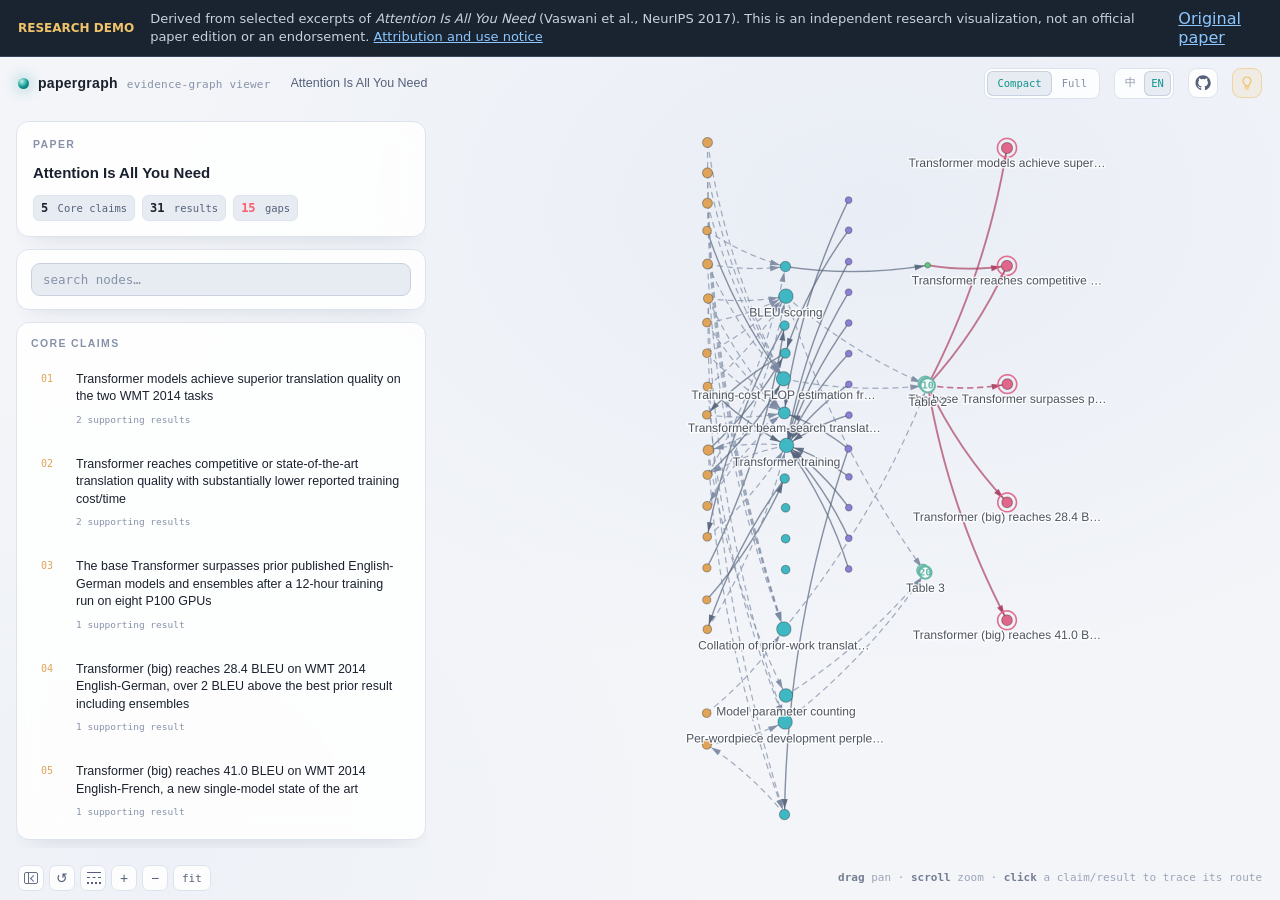
<file: docs/index.html>
<!doctype html>
<html lang="en">
<head>
  <meta charset="utf-8">
  <meta http-equiv="refresh" content="0; url=demo/attention-is-all-you-need/">
  <meta name="viewport" content="width=device-width, initial-scale=1">
  <title>PaperGraph demo</title>
</head>
<body>
  <p>Opening the <a href="demo/attention-is-all-you-need/">PaperGraph research demo</a>.</p>
</body>
</html>
</file>
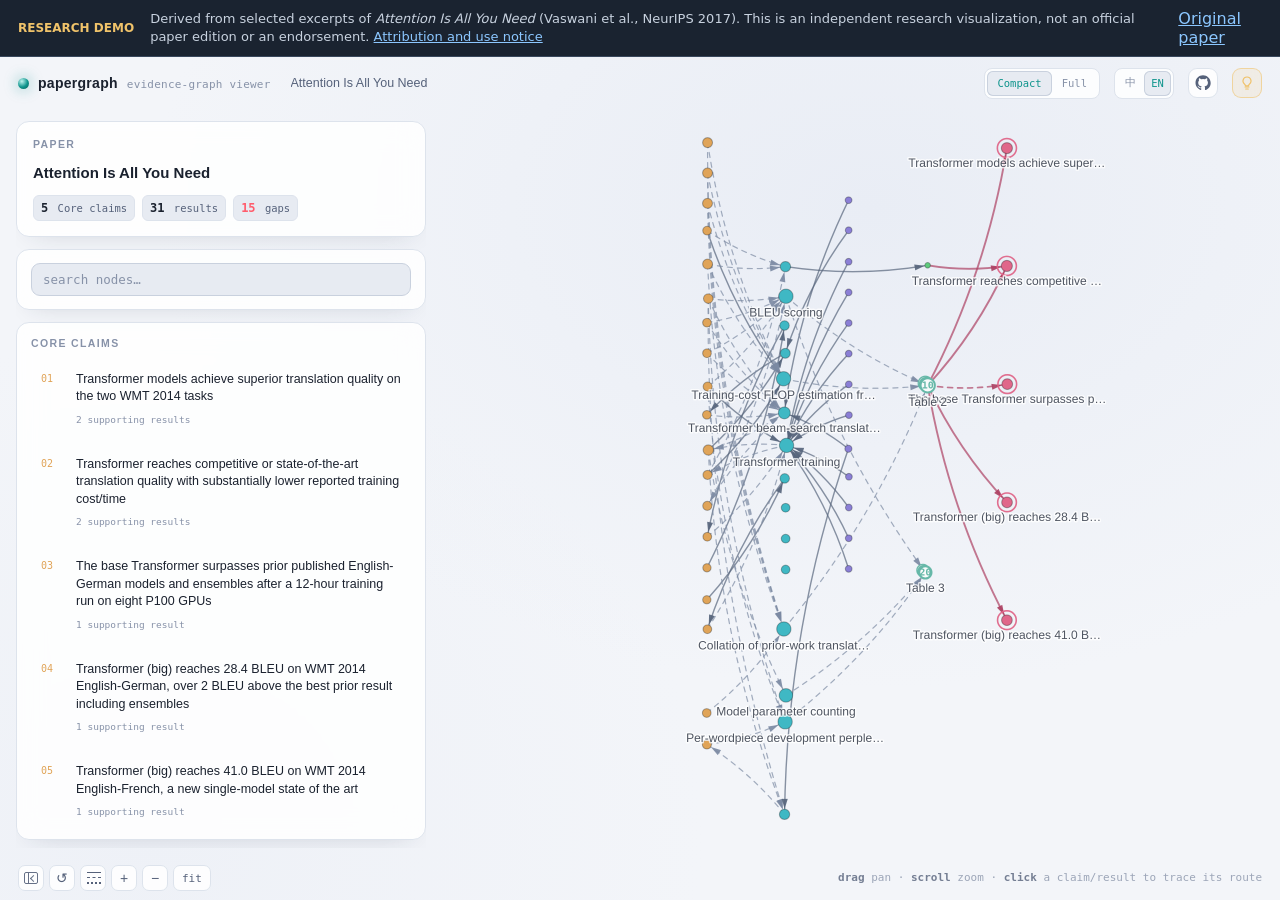
<file: docs/demo/attention-is-all-you-need/index.html>
<!doctype html>
<html lang="en">
<head>
  <meta charset="utf-8">
  <meta name="viewport" content="width=device-width, initial-scale=1">
  <title>PaperGraph Demo: Attention Is All You Need</title>
  <style>
    :root { color-scheme: dark; font-family: ui-sans-serif, system-ui, sans-serif; background: #10141b; color: #e8edf4; }
    * { box-sizing: border-box; }
    html, body { height: 100%; }
    body { display: flex; flex-direction: column; margin: 0; min-width: 320px; min-height: 100dvh; overflow: hidden; }
    .notice { align-items: center; background: #1a2330; border-bottom: 1px solid #38475c; display: flex; gap: 16px; min-height: 52px; padding: 9px 18px; }
    .label { color: #f0c36a; flex: 0 0 auto; font-size: 12px; font-weight: 700; text-transform: uppercase; }
    .copy { color: #c8d2df; flex: 1 1 auto; font-size: 13px; line-height: 1.35; }
    a { color: #8cc7ff; }
    iframe { border: 0; display: block; flex: 1 1 auto; height: auto; min-height: 0; width: 100%; }
    @media (max-width: 720px) { .notice { align-items: flex-start; flex-direction: column; gap: 4px; } }
  </style>
</head>
<body>
  <header class="notice">
    <span class="label">Research demo</span>
    <span class="copy">Derived from selected excerpts of <em>Attention Is All You Need</em> (Vaswani et al., NeurIPS 2017). This is an independent research visualization, not an official paper edition or an endorsement. <a href="NOTICE.md">Attribution and use notice</a></span>
    <a href="https://proceedings.neurips.cc/paper/2017/hash/3f5ee243547dee91fbd053c1c4a845aa-Abstract.html">Original paper</a>
  </header>
  <iframe src="viewer.html" title="PaperGraph evidence graph for Attention Is All You Need"></iframe>
</body>
</html>
</file>
